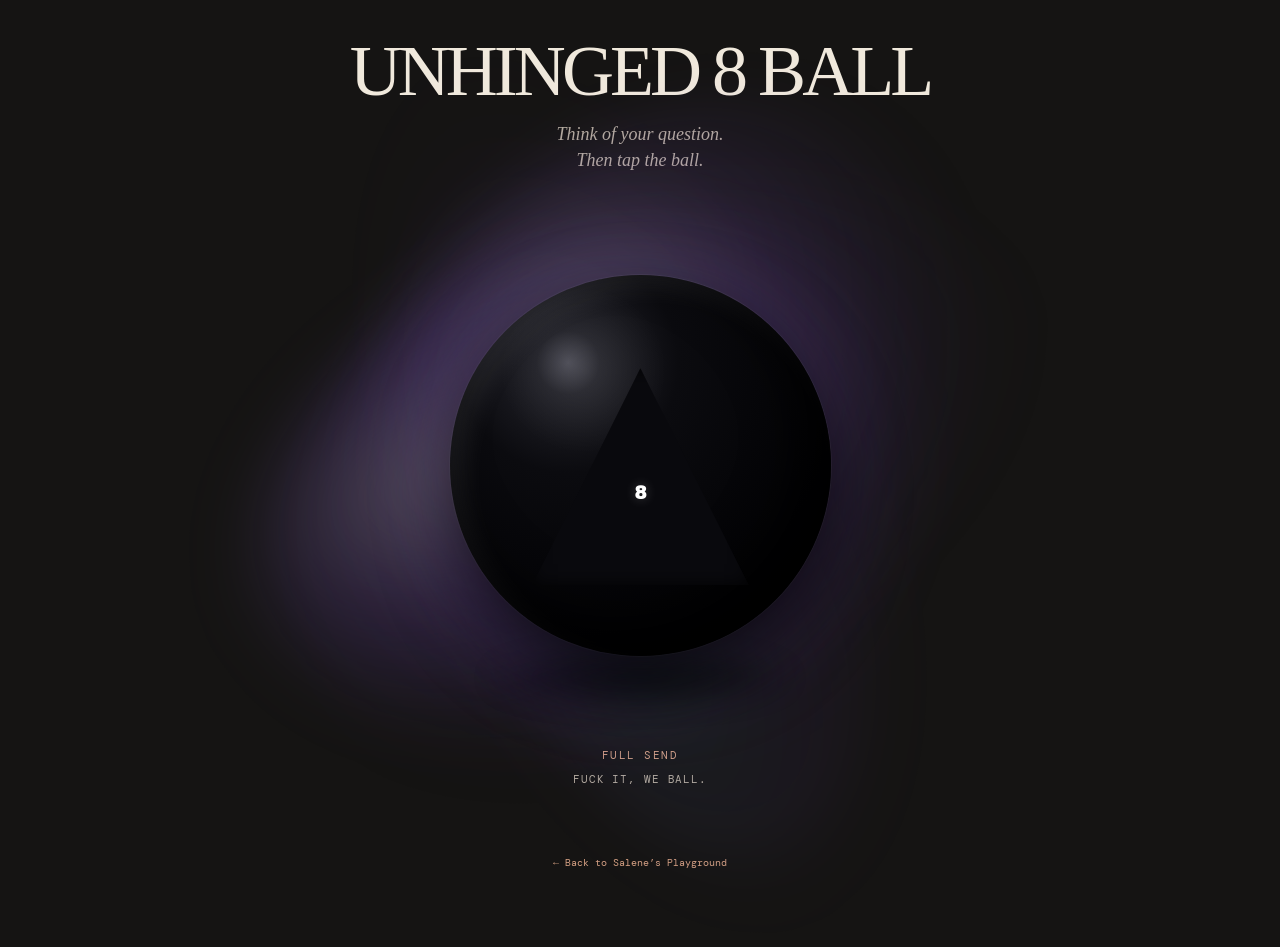
<file: index.html>
<!DOCTYPE html>
<html lang="en">
<head>
<meta charset="UTF-8">
<meta name="viewport" content="width=device-width, initial-scale=1.0">
<title>Unhinged 8 Ball | Think It. Tap It. Ball.</title>
<meta name="description" content="Think of your question. Tap the Unhinged 8 Ball. Accept your fate.">
<style>
  @import url('https://fonts.googleapis.com/css2?family=DM+Mono&display=swap');
  * { box-sizing: border-box; }

  :root {
    --bg: #08080c;
    --panel: #111118;
    --text: #f7f7fb;
    --muted: #9a9aa8;
    --accent: #9b7cff;
    --accent2: #d6c9ff;
  }

  html, body {
    margin: 0;
    min-height: 100%;
    background:
      radial-gradient(circle at 50% 18%, rgba(112, 75, 190, .18), transparent 30%),
      radial-gradient(circle at 50% 80%, rgba(54, 38, 105, .10), transparent 35%),
      var(--bg);
    color: var(--text);
    font-family: Inter, ui-sans-serif, system-ui, -apple-system, BlinkMacSystemFont, "Segoe UI", sans-serif;
  }

  body {
    min-height: 100vh;
    display: flex;
    justify-content: center;
    overflow-x: hidden;
  }

  .app {
    width: min(920px, 100%);
    min-height: 100vh;
    padding: 34px 20px 48px;
    display: flex;
    flex-direction: column;
    align-items: center;
  }

  header {
    text-align: center;
    margin-bottom: 8px;
  }

  .eyebrow {
    color: var(--accent2);
    font-size: 11px;
    font-weight: 800;
    letter-spacing: .22em;
    text-transform: uppercase;
    margin-bottom: 8px;
  }

  h1 {
    margin: 0;
    font-size: clamp(38px, 8vw, 72px);
    line-height: .95;
    letter-spacing: -.055em;
    font-weight: 900;
  }

  .tagline {
    margin: 12px 0 0;
    color: var(--muted);
    font-size: clamp(15px, 2.8vw, 20px);
  }

  .ball-stage {
    position: relative;
    width: min(520px, 88vw);
    aspect-ratio: 1;
    display: grid;
    place-items: center;
    margin: 4px auto 10px;
    cursor: pointer;
    user-select: none;
    -webkit-tap-highlight-color: transparent;
    overflow: visible;
    isolation: isolate;
  }

  .ball-glow {
    position: absolute;
    width: 78%;
    height: 78%;
    border-radius: 50%;
    background: rgba(123, 82, 211, .16);
    filter: blur(50px);
    transition: opacity .35s, transform .35s;
  }

  .ball-glow.pulse {
    animation: glowPulse 1.15s ease both;
  }

  @keyframes glowPulse {
    0% { opacity: .45; transform: scale(.92); }
    45% { opacity: 1; transform: scale(1.12); }
    100% { opacity: .45; transform: scale(1); }
  }

  .ball {
    position: relative;
    z-index: 10;
    width: 76%;
    aspect-ratio: 1;
    border-radius: 50%;
    background:
      radial-gradient(circle at 31% 23%, #45454f 0%, #202027 8%, #0b0b0f 28%, #020204 70%, #000 100%);
    box-shadow:
      inset -25px -28px 55px rgba(0,0,0,.9),
      inset 13px 12px 25px rgba(255,255,255,.08),
      0 28px 70px rgba(0,0,0,.75),
      0 0 0 1px rgba(255,255,255,.06);
    transition: transform .25s ease, filter .25s ease;
    will-change: transform;
  }

  .ball::before {
    content: "";
    position: absolute;
    left: 0;
    top: 0;
    width: 100%;
    height: 100%;
    border-radius: 50%;
    background: radial-gradient(circle at 35% 25%, rgba(255,255,255,.08), transparent 22%);
    pointer-events: none;
  }

  .ball-stage::after {
    z-index: 0;
    content: "";
    position: absolute;
    left: 50%;
    bottom: 7%;
    width: 54%;
    height: 10%;
    transform: translateX(-50%);
    border-radius: 50%;
    background: radial-gradient(ellipse, rgba(0,0,0,.88) 0%, rgba(0,0,0,.5) 48%, transparent 76%);
    filter: blur(13px);
    opacity: .82;
    pointer-events: none;
    z-index: 0;
    transform-origin: center;
  }

  .ball-stage.active::after {
    animation: shadowDance 1.35s cubic-bezier(.36,.07,.19,.97) both;
  }

  @keyframes shadowDance {
    0% { width: 54%; opacity: .82; transform: translateX(-50%) scaleX(1) scaleY(1); }
    14% { width: 38%; opacity: .55; transform: translateX(-115%) scaleX(.65) scaleY(.65) rotate(-8deg); }
    28% { width: 74%; opacity: .96; transform: translateX(15%) scaleX(1.22) scaleY(1.2) rotate(10deg); }
    42% { width: 28%; opacity: .45; transform: translateX(-135%) scaleX(.48) scaleY(.52) rotate(-13deg); }
    56% { width: 80%; opacity: 1; transform: translateX(18%) scaleX(1.3) scaleY(1.28) rotate(14deg); }
    70% { width: 34%; opacity: .52; transform: translateX(-105%) scaleX(.62) scaleY(.65) rotate(-8deg); }
    84% { width: 64%; opacity: .9; transform: translateX(2%) scaleX(1.08) scaleY(1.1) rotate(6deg); }
    94% { width: 52%; opacity: .76; transform: translateX(-45%) scaleX(.96) scaleY(.98) rotate(-2deg); }
    100% { width: 54%; opacity: .82; transform: translateX(-50%) scaleX(1) scaleY(1) rotate(0); }
  }

  .window {
    position: absolute;
    left: 50%;
    top: 53%;
    transform: translate(-50%, -50%);
    width: 57%;
    aspect-ratio: 1;
    background: transparent;
    display: grid;
    place-items: center;
    padding: 0;
    overflow: visible;
    z-index: 2;
  }

  .window::before {
    content: "";
    position: absolute;
    inset: 0;
    background: #09090d;
    clip-path: polygon(50% 0%, 100% 100%, 0% 100%);
    box-shadow: inset 0 0 18px rgba(0,0,0,.9);
    z-index: 0;
    pointer-events: none;
  }

  .answer {
    position: absolute;
    top: 44%;
    left: 24%;
    width: 52%;
    height: 28%;
    display: flex;
    align-items: center;
    justify-content: center;
    text-align: center;
    color: #fff;
    font-size: 18px;
    line-height: 1.03;
    font-weight: 950;
    letter-spacing: -.025em;
    text-transform: uppercase;
    overflow: visible;
    overflow-wrap: anywhere;
    word-break: break-word;
    hyphens: none;
    text-shadow: 0 0 12px rgba(255,255,255,.22);
    z-index: 20;
    padding: 2px;
  }

  .answer.reveal {
    animation: reveal .45s ease both;
  }

  @keyframes reveal {
    0% { opacity: 0; transform: translateY(7px); filter: blur(4px); }
    55% { opacity: .85; transform: translateY(-1px); filter: blur(0); }
    100% { opacity: 1; transform: translateY(0); filter: blur(0); }
  }

  .ball.shaking {
    animation: violentShake 1.35s cubic-bezier(.36,.07,.19,.97) both;
  }

  @keyframes violentShake {
    0%   { transform: translate3d(0,0,0) rotateZ(0deg) rotateX(0deg) rotateY(0deg) scale(1); }
    7%   { transform: translate3d(-24px,-10px,0) rotateZ(-8deg) rotateX(5deg) rotateY(-5deg) scale(1.02); }
    14%  { transform: translate3d(32px,8px,0) rotateZ(10deg) rotateX(-6deg) rotateY(7deg) scale(1.04); }
    21%  { transform: translate3d(-48px,18px,0) rotateZ(-14deg) rotateX(8deg) rotateY(-10deg) scale(1.06); }
    28%  { transform: translate3d(54px,-15px,0) rotateZ(17deg) rotateX(-9deg) rotateY(12deg) scale(1.08); }
    35%  { transform: translate3d(-62px,13px,0) rotateZ(-20deg) rotateX(11deg) rotateY(-14deg) scale(1.1); }
    42%  { transform: translate3d(68px,-18px,0) rotateZ(23deg) rotateX(-12deg) rotateY(16deg) scale(1.11); }
    49%  { transform: translate3d(-70px,20px,0) rotateZ(-25deg) rotateX(13deg) rotateY(-18deg) scale(1.12); }
    56%  { transform: translate3d(72px,-18px,0) rotateZ(27deg) rotateX(-14deg) rotateY(19deg) scale(1.12); }
    63%  { transform: translate3d(-65px,15px,0) rotateZ(-24deg) rotateX(12deg) rotateY(-17deg) scale(1.1); }
    70%  { transform: translate3d(56px,-12px,0) rotateZ(21deg) rotateX(-10deg) rotateY(15deg) scale(1.08); }
    77%  { transform: translate3d(-43px,9px,0) rotateZ(-17deg) rotateX(8deg) rotateY(-12deg) scale(1.06); }
    84%  { transform: translate3d(30px,-6px,0) rotateZ(12deg) rotateX(-6deg) rotateY(8deg) scale(1.04); }
    90%  { transform: translate3d(-18px,4px,0) rotateZ(-7deg) rotateX(4deg) rotateY(-5deg) scale(1.02); }
    96%  { transform: translate3d(7px,-1px,0) rotateZ(3deg) rotateX(-1deg) rotateY(2deg) scale(1.01); }
    100% { transform: translate3d(0,0,0) rotateZ(0deg) rotateX(0deg) rotateY(0deg) scale(1); }
  }

  .ball-stage:hover .ball:not(.shaking) {
    transform: translateY(-5px) scale(1.01);
  }

  .instructions {
    color: #777784;
    font-size: 12px;
    margin-top: -4px;
    margin-bottom: 24px;
  }

  .panel {
    width: min(680px, 100%);
    background: rgba(17,17,24,.78);
    border: 1px solid rgba(255,255,255,.08);
    border-radius: 24px;
    padding: 18px;
    backdrop-filter: blur(18px);
    box-shadow: 0 20px 60px rgba(0,0,0,.25);
  }

  label {
    display: block;
    color: #aaaab7;
    font-size: 12px;
    font-weight: 800;
    letter-spacing: .08em;
    text-transform: uppercase;
    margin: 0 0 8px 4px;
  }

  textarea {
    width: 100%;
    min-height: 76px;
    resize: vertical;
    border: 1px solid rgba(255,255,255,.1);
    border-radius: 16px;
    outline: none;
    background: #0a0a0f;
    color: white;
    padding: 16px;
    font: inherit;
    font-size: 16px;
    line-height: 1.4;
    transition: border-color .2s, box-shadow .2s;
  }

  textarea::placeholder { color: #5f5f6b; }

  textarea:focus {
    border-color: rgba(155,124,255,.7);
    box-shadow: 0 0 0 4px rgba(155,124,255,.1);
  }

  .buttons {
    display: grid;
    grid-template-columns: 1fr 1fr;
    gap: 10px;
    margin-top: 10px;
  }

  button {
    border: 0;
    border-radius: 14px;
    padding: 15px 16px;
    font: inherit;
    font-weight: 900;
    cursor: pointer;
    transition: transform .15s ease, filter .15s ease, background .15s ease;
  }

  button:active { transform: scale(.97); }

  .shake-btn {
    color: #09090c;
    background: linear-gradient(135deg, #e4dcff, #9677ff);
  }

  .shake-btn:hover { filter: brightness(1.08); }

  .again-btn {
    color: #e8e8ef;
    background: #24242d;
  }

  .again-btn:hover { background: #2c2c37; }

  .status {
    min-height: 20px;
    margin-top: 12px;
    text-align: center;
    color: #777784;
    font-size: 12px;
    font-weight: 700;
  }

  .history {
    width: min(680px, 100%);
    margin-top: 18px;
  }

  .history-title {
    color: #686875;
    font-size: 10px;
    letter-spacing: .16em;
    text-transform: uppercase;
    font-weight: 900;
    margin: 0 0 8px 4px;
  }

  .history-list {
    display: flex;
    flex-direction: column;
    gap: 7px;
  }

  .history-item {
    border: 1px solid rgba(255,255,255,.05);
    background: rgba(255,255,255,.025);
    border-radius: 12px;
    padding: 10px 12px;
  }

  .history-q {
    color: #8b8b97;
    font-size: 12px;
  }

  .history-a {
    margin-top: 3px;
    color: #e8e8ef;
    font-size: 13px;
    font-weight: 800;
  }

  .footer {
    margin-top: auto;
    padding-top: 38px;
    color: #4d4d58;
    font-size: 11px;
    text-align: center;
  }

  .salene-home-link { display: inline-block; margin-top: 12px; padding: 8px 11px; border: 2px solid #293c3b; border-radius: 999px; background: #fffdf7; color: #293c3b; box-shadow: 2px 2px 0 #293c3b; font: 10px "DM Mono", monospace; text-decoration: none; }
  .salene-home-link:hover, .salene-home-link:focus-visible { background: #ffe477; text-decoration: none; outline: 2px solid #293c3b; outline-offset: 2px; }

  @media (max-width: 560px) {
    .answer {
      top: 43%;
      left: 22%;
      width: 56%;
      height: 29%;
      font-size: 14px;
    }
  }

  @media (prefers-reduced-motion: reduce) {
    *, *::before, *::after {
      animation-duration: .01ms !important;
      animation-iteration-count: 1 !important;
      transition-duration: .01ms !important;
    }
  }

  .fog {
    position: absolute;
    left: 50%;
    top: 50%;
    width: 124%;
    height: 124%;
    margin: 0;
    border-radius: 50%;
    pointer-events: none;
    opacity: .22;
    filter: blur(25px);
    background: radial-gradient(ellipse at center, rgba(183,158,255,.5) 0%, rgba(120,90,190,.2) 34%, transparent 68%);
    mix-blend-mode: screen;
    transform-origin: 50% 50%;
    z-index: 1;
  }

  .fog-a {
    transform: translate(-50%, -50%) rotate(-20deg) scale(1.12, .72);
    animation: fogSwirlA 9s ease-in-out infinite;
  }

  .fog-b {
    transform: translate(-50%, -50%) rotate(35deg) scale(.82, 1.12);
    opacity: .16;
    animation: fogSwirlB 11s ease-in-out infinite reverse;
  }

  .fog-c {
    transform: translate(-50%, -50%) rotate(70deg) scale(1.18, .62);
    opacity: .12;
    animation: fogSwirlC 13s ease-in-out infinite;
  }

  @keyframes fogSwirlA {
    0%, 100% {
      transform: translate(-50%, -50%) rotate(-20deg) scale(1.12, .72);
    }
    50% {
      transform: translate(-50%, -50%) rotate(20deg) scale(1.22, .82);
    }
  }

  @keyframes fogSwirlB {
    0%, 100% {
      transform: translate(-50%, -50%) rotate(35deg) scale(.82, 1.12);
    }
    50% {
      transform: translate(-50%, -50%) rotate(-35deg) scale(.92, 1.22);
    }
  }

  @keyframes fogSwirlC {
    0%, 100% {
      transform: translate(-50%, -50%) rotate(-25deg) scale(1.18, .62);
    }
    50% {
      transform: translate(-50%, -50%) rotate(25deg) scale(1.28, .7);
    }
  }

  .ball-stage.active .fog {
    opacity: .9;
    filter: blur(14px);
    transform-origin: 50% 50%;
    z-index: 0;
  }

  .ball-stage {
    outline: none;
  }

  .tap-prompt {
    margin-top: -7px;
    color: #d6c9ff;
    font-size: 13px;
    font-weight: 900;
    letter-spacing: .18em;
    text-align: center;
    text-transform: uppercase;
    transition: opacity .25s, transform .25s;
  }

  .status {
    min-height: 20px;
    margin-top: 10px;
    color: #696976;
    font-size: 11px;
    font-weight: 800;
    letter-spacing: .08em;
    text-align: center;
    text-transform: uppercase;
  }

  .footer {
    margin-top: auto;
    padding-top: 36px;
    color: #454550;
    font-size: 10px;
    text-align: center;
  }

  .ball-stage.impact {
    animation: stageImpact .22s ease-in-out 3;
  }

  @keyframes stageImpact {
    0%, 100% { transform: translateX(0); }
    25% { transform: translateX(-4px); }
    75% { transform: translateX(4px); }
  }


  .shadow-surge {
    z-index: 0;
    position: absolute;
    left: 50%;
    bottom: 8%;
    width: 28%;
    height: 5%;
    border-radius: 50%;
    background: rgba(0,0,0,.62);
    filter: blur(9px);
    opacity: 0;
    pointer-events: none;
    z-index: 0;
  }

  .ball-stage.active .shadow-surge {
    opacity: .8;
    animation: surgeShadow 1.35s ease both;
  }

  @keyframes surgeShadow {
    0%, 100% { transform: translateX(-50%) scale(1); }
    8% { transform: translateX(-180%) scale(.65); }
    16% { transform: translateX(90%) scale(1.35); }
    24% { transform: translateX(-210%) scale(.5); }
    32% { transform: translateX(110%) scale(1.5); }
    40% { transform: translateX(-190%) scale(.48); }
    48% { transform: translateX(120%) scale(1.55); }
    56% { transform: translateX(-170%) scale(.58); }
    64% { transform: translateX(90%) scale(1.35); }
    74% { transform: translateX(-105%) scale(.75); }
    84% { transform: translateX(60%) scale(1.18); }
    94% { transform: translateX(-20%) scale(.95); }
  }


  .energy-ring {
    position: absolute;
    z-index: 2;
    left: 50%;
    top: 50%;
    width: 86%;
    aspect-ratio: 1;
    border: 2px solid rgba(190,165,255,.45);
    border-radius: 50%;
    transform: translate(-50%,-50%) scale(.8);
    opacity: 0;
    pointer-events: none;
  }

  .ring-one { border-style: solid; }
  .ring-two { width: 104%; border: 2px dashed rgba(215,195,255,.38); }

  .ball-stage.active .ring-one {
    animation: energyRing 1.35s ease-out both;
  }

  .ball-stage.active .ring-two {
    animation: energyRing 1.35s .08s ease-out both, ringSpin 1.35s linear both;
  }

  @keyframes energyRing {
    0% { opacity: 0; transform: translate(-50%,-50%) scale(.65); }
    18% { opacity: .65; }
    70% { opacity: .22; }
    100% { opacity: 0; transform: translate(-50%,-50%) scale(1.35); }
  }

  @keyframes ringSpin {
    from { rotate: 0deg; }
    to { rotate: 220deg; }
  }

  .spark-field {
    position: absolute;
    z-index: 4;
    inset: 8%;
    pointer-events: none;
    z-index: 4;
  }

  .spark-field i {
    position: absolute;
    width: 7px;
    height: 7px;
    border-radius: 50%;
    background: rgba(225,214,255,.9);
    box-shadow: 0 0 10px rgba(185,155,255,.8);
    opacity: 0;
  }

  .spark-field i:nth-child(1) { --sx: -35px; --sy: -10px; left: 12%; top: 42%; }
  .spark-field i:nth-child(2) { --sx: -24px; --sy: -32px; left: 22%; top: 19%; }
  .spark-field i:nth-child(3) { --sx: -4px; --sy: -42px; left: 39%; top: 8%; }
  .spark-field i:nth-child(4) { --sx: 28px; --sy: -30px; left: 68%; top: 14%; }
  .spark-field i:nth-child(5) { --sx: 40px; --sy: -8px; left: 84%; top: 34%; }
  .spark-field i:nth-child(6) { --sx: 42px; --sy: 18px; left: 89%; top: 61%; }
  .spark-field i:nth-child(7) { --sx: 28px; --sy: 34px; left: 72%; top: 83%; }
  .spark-field i:nth-child(8) { --sx: 5px; --sy: 42px; left: 51%; top: 91%; }
  .spark-field i:nth-child(9) { --sx: -28px; --sy: 34px; left: 27%; top: 82%; }
  .spark-field i:nth-child(10) { --sx: -42px; --sy: 16px; left: 10%; top: 66%; }
  .spark-field i:nth-child(11) { --sx: -28px; --sy: -8px; left: 31%; top: 35%; }
  .spark-field i:nth-child(12) { --sx: 31px; --sy: 7px; left: 73%; top: 48%; }

  .ball-stage.active .spark-field i {
    animation: sparks 1.15s ease-out both;
  }

  .ball-stage.active .spark-field i:nth-child(2n) { animation-delay: .08s; }
  .ball-stage.active .spark-field i:nth-child(3n) { animation-delay: .16s; }
  .ball-stage.active .spark-field i:nth-child(5n) { animation-delay: .24s; }

  @keyframes sparks {
    0% { opacity: 0; transform: scale(.2) translate(0,0); }
    18% { opacity: 1; }
    100% { opacity: 0; transform: scale(1.8) translate(var(--sx, 0), var(--sy, -18px)); }
  }


  .ball-stage.flash::before {
    content: "";
    position: absolute;
    inset: 15%;
    border-radius: 50%;
    background: rgba(220,205,255,.22);
    filter: blur(30px);
    opacity: 0;
    pointer-events: none;
    z-index: 6;
  }

  .ball-stage.active.flash::before {
    animation: oracleFlash .12s ease-out both;
  }

  @keyframes oracleFlash {
    0% { opacity: 0; transform: scale(.7); }
    40% { opacity: .75; transform: scale(1.1); }
    100% { opacity: 0; transform: scale(1.3); }
  }

  .ball-stage.active .ball-glow {
    animation: glowPulse 1.35s ease-in-out both, glowFlicker 1.35s linear both;
  }

  @keyframes glowFlicker {
    0%, 100% { filter: blur(50px); }
    18% { filter: blur(32px); }
    24% { filter: blur(58px); }
    42% { filter: blur(28px); }
    58% { filter: blur(55px); }
    76% { filter: blur(34px); }
  }


  @media (min-width: 561px) {
    .ball-stage {
      width: min(560px, 76vw);
    }

    .ball {
      width: 68%;
    }

    .ball-stage.active .fog {
      opacity: .9;
    }

    .ball-stage.active .energy-ring {
      animation-duration: 1.35s;
    }

    .ball-stage.active .spark-field i {
      animation-duration: 1.35s;
    }
  }

  @media (max-width: 560px) {
    .answer {
      top: 44%;
      left: 18%;
      width: 64%;
      height: 29%;
      font-size: clamp(10px, 3vw, 15px);
    }

    .answer.long {
      font-size: clamp(7.5px, 2.7vw, 11px);
    }

    .answer.very-long {
      font-size: clamp(5.8px, 2.1vw, 8.5px);
    }
  }

  @import url('https://fonts.googleapis.com/css2?family=DM+Mono&family=Fraunces:opsz,wght@9..144,700&display=swap');
  h1 { font-family: Fraunces, Georgia, serif; letter-spacing: -.07em; }
  .eyebrow, .tagline, .tap-prompt, .status, .footer { font-family: "DM Mono", monospace; }
  .fog{opacity:.34;filter:blur(32px);background:radial-gradient(ellipse at 30% 40%,rgba(238,221,255,.7) 0%,rgba(158,104,255,.38) 28%,rgba(73,38,133,.18) 54%,transparent 72%);}
  .fog-b{opacity:.24;mix-blend-mode:color-dodge}.fog-c{opacity:.2;background:radial-gradient(ellipse at 70% 62%,rgba(111,235,255,.28),rgba(132,69,231,.26) 36%,transparent 70%)}
  .ball-stage.active .fog{opacity:1;filter:blur(19px)}

  /* A night edition: paper typography around the original oracle. */
  :root { --bg: #151413; --text: #f0e9dc; --muted: #b3aa9c; --accent2: #d5a083; }
  html, body { background: var(--bg); }
  .app { overflow-x: clip; }
  h1 { font-family: Georgia, serif; font-weight: 400; letter-spacing: -.055em; line-height: 1.04; }
  .eyebrow { margin-top: 14px; font-size: 10px; font-weight: 400; letter-spacing: .14em; }
  .tagline { font-family: Georgia, serif; font-style: italic; font-size: 18px; line-height: 1.45; }
  .tap-prompt { color: #d5a083; font-weight: 400; font-size: 11px; letter-spacing: .14em; }
  .status, .footer { color: #b3aa9c; font-weight: 400; }
  .salene-home-link { min-height: 44px; display: inline-flex; align-items: center; background: none; color: #d5a083; border: 0; border-radius: 0; box-shadow: none; padding: 8px 0; }
  .salene-home-link:hover, .salene-home-link:focus-visible { background: none; color: #f0e9dc; text-decoration: underline; outline-color: #d5a083; }
  .ball-stage:focus-visible { outline: 1px solid #d5a083; outline-offset: -16px; }
</style>
</head>
<body>
<main class="app">
  <header>
    <h1>UNHINGED 8 BALL</h1>
    <p class="tagline">Think of your question.<br>Then tap the ball.</p>
  </header>

  <section class="ball-stage" id="ballStage" role="button" tabindex="0" aria-label="Tap the 8 Ball">
    <div class="fog fog-a"></div>
    <div class="fog fog-b"></div>
    <div class="fog fog-c"></div>
    <div class="ball-glow"></div>
    <div class="energy-ring ring-one"></div>
    <div class="energy-ring ring-two"></div>
    <div class="spark-field" aria-hidden="true">
      <i></i><i></i><i></i><i></i><i></i><i></i><i></i><i></i><i></i><i></i><i></i><i></i>
    </div>
    <div class="shadow-surge"></div>

    <div class="ball" id="ball">
      <div class="window">
        <div class="answer" id="answer">8</div>
      </div>
    </div>
  </section>

  <div class="tap-prompt" id="tapPrompt">FULL SEND</div>
  <div class="status" id="status">FUCK IT, WE BALL.</div>
  <footer class="footer"><a class="salene-home-link" href="https://saleney.github.io/">← Back to Salene’s Playground</a></footer>

</main>

<script>
const answers = [
  "GIRL. STAND UP.",
  "BE FUCKING SERIOUS.",
  "YOU KNOW DAMN WELL.",
  "I'M NOT ENABLING THIS.",
  "ABSOLUTELY NOT. GO TO BED.",
  "DELETE THE NUMBER.",
  "BLOCKED IN THE SPIRITUAL REALM.",
  "THAT'S BETWEEN YOU AND GOD.",
  "ASK YOUR THERAPIST.",
  "I'M AN ORACLE, NOT A MIRACLE WORKER.",
  "WE'VE DISCUSSED THIS.",
  "YOU'RE EMBARRASSING BOTH OF US.",
  "PUT THE PHONE DOWN.",
  "LOG OFF.",
  "CLOSE THE APP.",
  "NO ❤️",
  "I HAVE CONCERNS.",
  "THIS IS WHY I HAVE TRUST ISSUES.",
  "YOU'RE ABOUT TO LEARN THE HARD WAY.",
  "CHARACTER DEVELOPMENT INCOMING.",
  "THAT SOUNDS LIKE A TERRIBLE IDEA.",
  "I'M GOING TO PRETEND YOU DIDN'T ASK THAT.",
  "RESPECTFULLY, WHAT THE FUCK?",
  "YOU'RE BETTER THAN THIS.",
  "BECAUSE APPARENTLY WE HAVE TO LEARN EVERYTHING THE HARD WAY.",
  "I CAN'T KEEP DOING THIS WITH YOU.",
  "YOU'RE ASKING THE WRONG BALL.",
  "THE ANSWER IS IN YOUR NOTES APP.",
  "CHECK YOUR OWN TEXTS.",
  "THIS IS A 2 A.M. DECISION AND IT SHOWS.",
  "SLEEP ON IT.",
  "WAIT 24 HOURS.",
  "NO DECISIONS WHILE EMOTIONAL.",
  "YOU'RE IN YOUR DELUSIONAL ERA.",
  "I SUPPORT THE DELUSION.",
  "HONESTLY? SEND IT.",
  "CHAOS APPROVED.",
  "I DID NOT EXPECT YOU TO ASK THAT.",
  "FASCINATING. TERRIBLE.",
  "I'M NOT SIGNING OFF ON THIS.",
  "YOU'RE GOING TO DO IT ANYWAY, AREN'T YOU?",
  "FINE. FUCK IT.",
  "MAY GOD BE WITH YOU.",
  "GIRL WHAT.",
  "I'M TIRED.",
  "YOU CANNOT KEEP BRINGING ME THIS.",
  "YOU NEED TO SIT DOWN.",
  "THE BALL HAS CONCERNS.",
  "I HAVE QUESTIONS TOO.",
  "WE BOTH KNOW THE ANSWER.",
  "YOU DID NOT COME HERE FOR THE TRUTH.",
  "YOU CAME HERE FOR VALIDATION.",
  "AND I'M NOT GIVING IT TO YOU.",
  "THE 8 BALL HAS LEFT THE CHAT.",
  "THIS IS ABOVE MY PAY GRADE.",
  "I WOULD NOT TELL MY WORST ENEMY TO DO THIS.",
  "ABSOLUTELY NOT, NEXT.",
  "YOU'RE FREE TO IGNORE ME. YOU WON'T.",
  "DO IT. I WANT TO SEE WHAT HAPPENS.",
  "FUCK AROUND AND FIND OUT.",
  "CONGRATULATIONS, YOU'VE CREATED A PROBLEM.",
  "I'M SCREAMING.",
  "OH, THIS IS GOING TO BE BAD.",
  "NOT THE MOVE.",
  "WHAT COULD POSSIBLY GO WRONG?",
  "LIFE IS SHORT. MAKE QUESTIONABLE CHOICES.",
  "YOLO, BUT WITH CONSEQUENCES.",
  "I DIDN'T SAY IT WAS A GOOD IDEA. I SAID DO IT.",
  "NO THOUGHTS. JUST VIBES.",
  "THIS WILL EITHER BE ICONIC OR A TERRIBLE MISTAKE.",
  "FUCK IT, WE BALL.",
  "WE BALL.",
  "SEND IT.",
  "YOU'VE BEEN WAITING FOR PERMISSION. HERE IT IS.",
  "I'M NOT YOUR MOM.",
  "YOU'RE MAKING THIS MY PROBLEM NOW.",
  "ABSOLUTELY UNHINGED. APPROVED.",
  "I CANNOT IN GOOD CONSCIENCE RECOMMEND THIS. WHICH MEANS... PROBABLY.",
  "I'M NOT SAYING YES. I'M ALSO NOT SAYING NO. GOOD LUCK.",
  "THE VIBES ARE QUESTIONABLE.",
  "THE VIBES ARE IMMACULATE. PROCEED.",
  "THIS IS A TERRIBLE IDEA. I LOVE IT.",
  "YOU'RE GOING TO HAVE A STORY TO TELL.",
  "NOTHING GOOD HAPPENS AFTER MIDNIGHT.",
  "YOU ALREADY KNOW WHAT YOU SHOULD DO.",
  "I SAID WHAT I SAID.",
  "NEXT QUESTION.",
  "I REFUSE TO PARTICIPATE.",
  "WE ARE NOT REVISITING THIS.",
  "THERE IS NO ADULT SUPERVISION HERE.",
  "YOU'RE ON YOUR OWN, SOLDIER.",
  "I BELIEVE IN YOU. UNFORTUNATELY.",
  "EMOTIONALLY? YES. LOGICALLY? ABSOLUTELY NOT.",
  "MY SOURCES SAY: GIRL, NO.",
  "THE ANSWER IS LOUDER THAN YOUR EXCUSES.",
  "I'M GOING TO NEED YOU TO BE NORMAL FOR FIVE MINUTES.",
  "YOU'RE REALLY COMMITTED TO THE BIT.",
  "I RESPECT THE AUDACITY.",
  "HONESTLY? ICONIC.",
  "THIS IS HOW THE PLOT THICKENS.",
  "CHARACTER DEVELOPMENT HAS ENTERED THE CHAT."
];

const rareAnswers = [
  "FUCK IT, WE BALL.",
  "THE BALL HAS CHOSEN CHAOS.",
  "YOU'RE GOING TO DO IT. I'M JUST HERE FOR THE CONSEQUENCES.",
  "I HAVE SEEN THE FUTURE. IT'S MESSY.",
  "I'M CALLING THE COUNCIL.",
  "THE PROPHECY WAS NOT PREPARED FOR THIS.",
  "ERROR: TOO UNHINGED TO ANSWER.",
  "THE BALL IS JUDGING YOU SILENTLY.",
  "I'M PUTTING THIS QUESTION BACK IN THE BOX."
];

const ball = document.getElementById("ball");
const stage = document.getElementById("ballStage");
const answer = document.getElementById("answer");
const glow = document.querySelector(".ball-glow");
const prompt = document.getElementById("tapPrompt");
const status = document.getElementById("status");

let shaking = false;
let lastIndex = -1;
let lastAnswer = null;

function fitAnswer() {
  answer.style.fontSize = "";

  // One shared default size for the entire answer set. Only shrink when the
  // rendered answer cannot fit inside the triangle's safe middle zone.
  const defaultSize = window.innerWidth < 560 ? 14 : 18;
  const minSize = window.innerWidth < 560 ? 8 : 10;
  let size = defaultSize;

  answer.classList.remove("long", "very-long");
  answer.style.fontSize = size + "px";

  const safeWidth = answer.clientWidth - 10;
  const safeHeight = answer.clientHeight - 8;

  while (size > minSize) {
    const range = document.createRange();
    range.selectNodeContents(answer);
    const textRect = range.getBoundingClientRect();

    if (
      textRect.width <= safeWidth &&
      textRect.height <= safeHeight
    ) {
      break;
    }

    size -= 0.5;
    answer.style.fontSize = size + "px";
  }
}

function pickAnswer() {
  const useRare = Math.random() < 0.08;
  const pool = useRare ? rareAnswers : answers;

  let result;
  do {
    result = pool[Math.floor(Math.random() * pool.length)];
  } while (pool.length > 1 && result === lastAnswer);

  lastAnswer = result;
  return result;
}


// ---------- UNHINGED SOUND ENGINE ----------
let audioCtx = null;

function getAudio() {
  if (!audioCtx) {
    audioCtx = new (window.AudioContext || window.webkitAudioContext)();
  }
  if (audioCtx.state === "suspended") audioCtx.resume();
  return audioCtx;
}

function noiseBurst(duration, volume, filterFreq, type = "bandpass") {
  const ctx = getAudio();
  const buffer = ctx.createBuffer(1, Math.floor(ctx.sampleRate * duration), ctx.sampleRate);
  const data = buffer.getChannelData(0);

  for (let i = 0; i < data.length; i++) {
    data[i] = (Math.random() * 2 - 1) * Math.pow(1 - i / data.length, 1.8);
  }

  const source = ctx.createBufferSource();
  const filter = ctx.createBiquadFilter();
  const gain = ctx.createGain();

  filter.type = type;
  filter.frequency.value = filterFreq;
  filter.Q.value = 1.2;
  gain.gain.setValueAtTime(volume, ctx.currentTime);
  gain.gain.exponentialRampToValueAtTime(.001, ctx.currentTime + duration);

  source.buffer = buffer;
  source.connect(filter);
  filter.connect(gain);
  gain.connect(ctx.destination);
  source.start();
}

function thump() {
  const ctx = getAudio();
  const now = ctx.currentTime;

  // Short plastic knock, not a bass hit.
  const osc = ctx.createOscillator();
  const gain = ctx.createGain();
  const filter = ctx.createBiquadFilter();

  osc.type = "triangle";
  osc.frequency.setValueAtTime(210, now);
  osc.frequency.exponentialRampToValueAtTime(105, now + .07);

  filter.type = "bandpass";
  filter.frequency.value = 620;
  filter.Q.value = 3;

  gain.gain.setValueAtTime(.0001, now);
  gain.gain.exponentialRampToValueAtTime(.13, now + .006);
  gain.gain.exponentialRampToValueAtTime(.001, now + .085);

  osc.connect(filter);
  filter.connect(gain);
  gain.connect(ctx.destination);
  osc.start(now);
  osc.stop(now + .09);
}

function shakeSound() {
  const ctx = getAudio();
  const now = ctx.currentTime;

  // Bright, irregular plastic clicks. These should sound like the ball
  // physically rattling, rather than a low electronic buzz.
  for (let i = 0; i < 17; i++) {
    const t = now + i * .062 + Math.random() * .025;
    const osc = ctx.createOscillator();
    const gain = ctx.createGain();
    const filter = ctx.createBiquadFilter();

    osc.type = i % 3 === 0 ? "square" : "triangle";
    const base = 420 + Math.random() * 520;
    osc.frequency.setValueAtTime(base, t);
    osc.frequency.exponentialRampToValueAtTime(base * .55, t + .035);

    filter.type = "bandpass";
    filter.frequency.value = 850 + Math.random() * 900;
    filter.Q.value = 2.5;

    gain.gain.setValueAtTime(.0001, t);
    gain.gain.exponentialRampToValueAtTime(.035 + Math.random() * .035, t + .004);
    gain.gain.exponentialRampToValueAtTime(.0001, t + .045);

    osc.connect(filter);
    filter.connect(gain);
    gain.connect(ctx.destination);
    osc.start(t);
    osc.stop(t + .05);
  }

  // Very light high-passed air underneath the clicks.
  noiseBurst(.9, .018, 1800, "highpass");
}

function whoosh() {
  const ctx = getAudio();
  const now = ctx.currentTime;

  // Airy upward sweep with no sub-bass.
  const osc = ctx.createOscillator();
  const gain = ctx.createGain();
  const filter = ctx.createBiquadFilter();

  osc.type = "sine";
  osc.frequency.setValueAtTime(260, now);
  osc.frequency.exponentialRampToValueAtTime(1050, now + .48);

  filter.type = "highpass";
  filter.frequency.setValueAtTime(350, now);
  filter.frequency.exponentialRampToValueAtTime(900, now + .48);

  gain.gain.setValueAtTime(.0001, now);
  gain.gain.exponentialRampToValueAtTime(.045, now + .12);
  gain.gain.exponentialRampToValueAtTime(.001, now + .55);

  osc.connect(filter);
  filter.connect(gain);
  gain.connect(ctx.destination);
  osc.start(now);
  osc.stop(now + .57);

  noiseBurst(.5, .012, 2200, "highpass");
}

function revealSound() {
  const ctx = getAudio();
  const now = ctx.currentTime;

  // Two soft tones for the "oracle speaks" moment.
  [261.63, 392.00].forEach((freq, i) => {
    const osc = ctx.createOscillator();
    const gain = ctx.createGain();

    osc.type = "sine";
    osc.frequency.value = freq;

    gain.gain.setValueAtTime(.0001, now + i * .055);
    gain.gain.exponentialRampToValueAtTime(.09, now + i * .055 + .025);
    gain.gain.exponentialRampToValueAtTime(.001, now + i * .055 + .55);

    osc.connect(gain);
    gain.connect(ctx.destination);
    osc.start(now + i * .055);
    osc.stop(now + i * .055 + .58);
  });
}


function shake() {
  if (shaking) return;
  shaking = true;

  // Unlock audio from the user's tap and start the physical sequence.
  getAudio();
  thump();
  shakeSound();

  prompt.textContent = "THE BALL IS THINKING...";
  status.textContent = "FUCK IT, WE BALL.";

  setTimeout(() => { status.textContent = "OH, YOU WANT AN ANSWER?"; }, 280);
  setTimeout(() => { status.textContent = "HOLD ON."; }, 620);
  setTimeout(() => { status.textContent = "CHAOS IN PROGRESS."; }, 920);

  answer.classList.remove("reveal", "long", "very-long");
  answer.style.opacity = "0";
  glow.classList.remove("pulse");
  // Reset the fog state so every click gives desktop users a fresh visible gust.
  stage.classList.remove("active");
  void stage.offsetWidth;
  stage.classList.add("active");
  ball.classList.remove("shaking");
  stage.classList.remove("flash");
  void ball.offsetWidth;
  void glow.offsetWidth;
  ball.classList.add("shaking");
  glow.classList.add("pulse");

  setTimeout(() => {
    whoosh();
    stage.classList.add("flash");
    setTimeout(() => stage.classList.remove("flash"), 160);
  }, 260);

  setTimeout(() => {
    stage.classList.add("flash");
    setTimeout(() => stage.classList.remove("flash"), 160);
  }, 650);

  setTimeout(() => {
    stage.classList.add("impact");
    setTimeout(() => stage.classList.remove("impact"), 700);
  }, 220);

  setTimeout(() => {
    const result = pickAnswer();
    answer.textContent = result;
    fitAnswer();
    requestAnimationFrame(() => {
      fitAnswer();
      answer.style.opacity = "1";
      answer.classList.add("reveal");
    });
    prompt.textContent = "FULL SEND AGAIN";
    status.textContent = "";

    setTimeout(() => {
      ball.classList.remove("shaking");
      shaking = false;
    }, 250);
  }, 1350);
}

window.addEventListener("resize", () => {
  if (answer.textContent !== "8") fitAnswer();
});

stage.addEventListener("click", shake);
stage.addEventListener("keydown", (e) => {
  if (e.key === "Enter" || e.key === " ") {
    e.preventDefault();
    shake();
  }
});
</script>
</body>
</html>
</file>
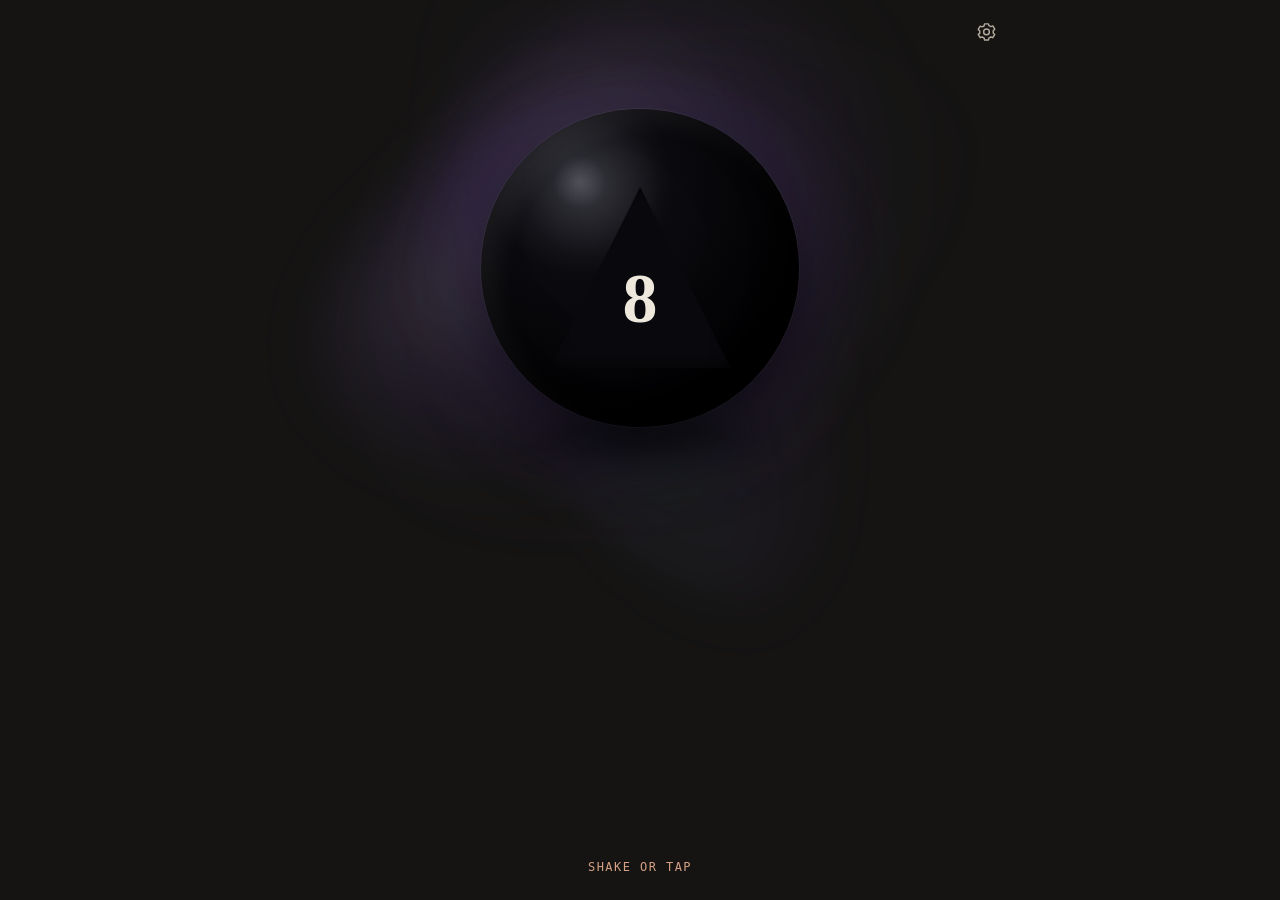
<file: halloween/index.html>
<!DOCTYPE html>
<html lang="en">
<head>
<meta charset="UTF-8">
<meta name="viewport" content="width=device-width, initial-scale=1.0, viewport-fit=cover">
<title>Unhinged 8 Ball | Think It. Tap It. Ball.</title>
<meta name="description" content="Think of your question. Tap the Unhinged 8 Ball. Accept your fate.">
<style>
  * { box-sizing: border-box; }

  :root {
    --bg: #08080c;
    --panel: #111118;
    --text: #f7f7fb;
    --muted: #9a9aa8;
    --accent: #9b7cff;
    --accent2: #d6c9ff;
  }

  html, body {
    margin: 0;
    min-height: 100%;
    background:
      radial-gradient(circle at 50% 18%, rgba(112, 75, 190, .18), transparent 30%),
      radial-gradient(circle at 50% 80%, rgba(54, 38, 105, .10), transparent 35%),
      var(--bg);
    color: var(--text);
    font-family: Inter, ui-sans-serif, system-ui, -apple-system, BlinkMacSystemFont, "Segoe UI", sans-serif;
  }

  body {
    min-height: 100vh;
    display: flex;
    justify-content: center;
    overflow-x: hidden;
  }

  .app {
    width: min(920px, 100%);
    min-height: 100vh;
    padding: 34px 20px 48px;
    display: flex;
    flex-direction: column;
    align-items: center;
  }

  header {
    text-align: center;
    margin-bottom: 8px;
  }

  .eyebrow {
    color: var(--accent2);
    font-size: 11px;
    font-weight: 800;
    letter-spacing: .22em;
    text-transform: uppercase;
    margin-bottom: 8px;
  }

  h1 {
    margin: 0;
    font-size: clamp(38px, 8vw, 72px);
    line-height: .95;
    letter-spacing: -.055em;
    font-weight: 900;
  }

  .tagline {
    margin: 12px 0 0;
    color: var(--muted);
    font-size: clamp(15px, 2.8vw, 20px);
  }

  .ball-stage {
    position: relative;
    width: min(520px, 88vw);
    aspect-ratio: 1;
    display: grid;
    place-items: center;
    margin: 4px auto 10px;
    cursor: pointer;
    user-select: none;
    -webkit-tap-highlight-color: transparent;
    overflow: visible;
    isolation: isolate;
  }

  .ball-glow {
    position: absolute;
    width: 78%;
    height: 78%;
    border-radius: 50%;
    background: rgba(123, 82, 211, .16);
    filter: blur(50px);
    transition: opacity .35s, transform .35s;
  }

  .ball-glow.pulse {
    animation: glowPulse 1.15s ease both;
  }

  @keyframes glowPulse {
    0% { opacity: .45; transform: scale(.92); }
    45% { opacity: 1; transform: scale(1.12); }
    100% { opacity: .45; transform: scale(1); }
  }

  .ball {
    position: relative;
    z-index: 10;
    width: 76%;
    aspect-ratio: 1;
    border-radius: 50%;
    background:
      radial-gradient(circle at 31% 23%, #45454f 0%, #202027 8%, #0b0b0f 28%, #020204 70%, #000 100%);
    box-shadow:
      inset -25px -28px 55px rgba(0,0,0,.9),
      inset 13px 12px 25px rgba(255,255,255,.08),
      0 28px 70px rgba(0,0,0,.75),
      0 0 0 1px rgba(255,255,255,.06);
    transition: transform .25s ease, filter .25s ease;
    will-change: transform;
  }

  .ball::before {
    content: "";
    position: absolute;
    left: 0;
    top: 0;
    width: 100%;
    height: 100%;
    border-radius: 50%;
    background: radial-gradient(circle at 35% 25%, rgba(255,255,255,.08), transparent 22%);
    pointer-events: none;
  }

  .ball-stage::after {
    z-index: 0;
    content: "";
    position: absolute;
    left: 50%;
    bottom: 7%;
    width: 54%;
    height: 10%;
    transform: translateX(-50%);
    border-radius: 50%;
    background: radial-gradient(ellipse, rgba(0,0,0,.88) 0%, rgba(0,0,0,.5) 48%, transparent 76%);
    filter: blur(13px);
    opacity: .82;
    pointer-events: none;
    z-index: 0;
    transform-origin: center;
  }

  .ball-stage.active::after {
    animation: shadowDance 1.35s cubic-bezier(.36,.07,.19,.97) both;
  }

  @keyframes shadowDance {
    0% { width: 54%; opacity: .82; transform: translateX(-50%) scaleX(1) scaleY(1); }
    14% { width: 38%; opacity: .55; transform: translateX(-115%) scaleX(.65) scaleY(.65) rotate(-8deg); }
    28% { width: 74%; opacity: .96; transform: translateX(15%) scaleX(1.22) scaleY(1.2) rotate(10deg); }
    42% { width: 28%; opacity: .45; transform: translateX(-135%) scaleX(.48) scaleY(.52) rotate(-13deg); }
    56% { width: 80%; opacity: 1; transform: translateX(18%) scaleX(1.3) scaleY(1.28) rotate(14deg); }
    70% { width: 34%; opacity: .52; transform: translateX(-105%) scaleX(.62) scaleY(.65) rotate(-8deg); }
    84% { width: 64%; opacity: .9; transform: translateX(2%) scaleX(1.08) scaleY(1.1) rotate(6deg); }
    94% { width: 52%; opacity: .76; transform: translateX(-45%) scaleX(.96) scaleY(.98) rotate(-2deg); }
    100% { width: 54%; opacity: .82; transform: translateX(-50%) scaleX(1) scaleY(1) rotate(0); }
  }

  .window {
    position: absolute;
    left: 50%;
    top: 53%;
    transform: translate(-50%, -50%);
    width: 57%;
    aspect-ratio: 1;
    background: transparent;
    display: grid;
    place-items: center;
    padding: 0;
    overflow: visible;
    z-index: 2;
  }

  .window::before {
    content: "";
    position: absolute;
    inset: 0;
    background: #09090d;
    clip-path: polygon(50% 0%, 100% 100%, 0% 100%);
    box-shadow: inset 0 0 18px rgba(0,0,0,.9);
    z-index: 0;
    pointer-events: none;
  }

  .answer {
    position: absolute;
    top: 44%;
    left: 24%;
    width: 52%;
    height: 28%;
    display: flex;
    align-items: center;
    justify-content: center;
    text-align: center;
    color: #fff;
    font-size: 18px;
    line-height: 1.03;
    font-weight: 950;
    letter-spacing: -.025em;
    text-transform: uppercase;
    overflow: visible;
    overflow-wrap: anywhere;
    word-break: break-word;
    hyphens: none;
    text-shadow: 0 0 12px rgba(255,255,255,.22);
    z-index: 20;
    padding: 2px;
  }

  .answer.reveal {
    animation: reveal .45s ease both;
  }

  @keyframes reveal {
    0% { opacity: 0; transform: translateY(7px); filter: blur(4px); }
    55% { opacity: .85; transform: translateY(-1px); filter: blur(0); }
    100% { opacity: 1; transform: translateY(0); filter: blur(0); }
  }

  .ball.shaking {
    animation: violentShake 1.35s cubic-bezier(.36,.07,.19,.97) both;
  }

  @keyframes violentShake {
    0%   { transform: translate3d(0,0,0) rotateZ(0deg) rotateX(0deg) rotateY(0deg) scale(1); }
    7%   { transform: translate3d(-24px,-10px,0) rotateZ(-8deg) rotateX(5deg) rotateY(-5deg) scale(1.02); }
    14%  { transform: translate3d(32px,8px,0) rotateZ(10deg) rotateX(-6deg) rotateY(7deg) scale(1.04); }
    21%  { transform: translate3d(-48px,18px,0) rotateZ(-14deg) rotateX(8deg) rotateY(-10deg) scale(1.06); }
    28%  { transform: translate3d(54px,-15px,0) rotateZ(17deg) rotateX(-9deg) rotateY(12deg) scale(1.08); }
    35%  { transform: translate3d(-62px,13px,0) rotateZ(-20deg) rotateX(11deg) rotateY(-14deg) scale(1.1); }
    42%  { transform: translate3d(68px,-18px,0) rotateZ(23deg) rotateX(-12deg) rotateY(16deg) scale(1.11); }
    49%  { transform: translate3d(-70px,20px,0) rotateZ(-25deg) rotateX(13deg) rotateY(-18deg) scale(1.12); }
    56%  { transform: translate3d(72px,-18px,0) rotateZ(27deg) rotateX(-14deg) rotateY(19deg) scale(1.12); }
    63%  { transform: translate3d(-65px,15px,0) rotateZ(-24deg) rotateX(12deg) rotateY(-17deg) scale(1.1); }
    70%  { transform: translate3d(56px,-12px,0) rotateZ(21deg) rotateX(-10deg) rotateY(15deg) scale(1.08); }
    77%  { transform: translate3d(-43px,9px,0) rotateZ(-17deg) rotateX(8deg) rotateY(-12deg) scale(1.06); }
    84%  { transform: translate3d(30px,-6px,0) rotateZ(12deg) rotateX(-6deg) rotateY(8deg) scale(1.04); }
    90%  { transform: translate3d(-18px,4px,0) rotateZ(-7deg) rotateX(4deg) rotateY(-5deg) scale(1.02); }
    96%  { transform: translate3d(7px,-1px,0) rotateZ(3deg) rotateX(-1deg) rotateY(2deg) scale(1.01); }
    100% { transform: translate3d(0,0,0) rotateZ(0deg) rotateX(0deg) rotateY(0deg) scale(1); }
  }

  .ball-stage:hover .ball:not(.shaking) {
    transform: translateY(-5px) scale(1.01);
  }

  .instructions {
    color: #777784;
    font-size: 12px;
    margin-top: -4px;
    margin-bottom: 24px;
  }

  .panel {
    width: min(680px, 100%);
    background: rgba(17,17,24,.78);
    border: 1px solid rgba(255,255,255,.08);
    border-radius: 24px;
    padding: 18px;
    backdrop-filter: blur(18px);
    box-shadow: 0 20px 60px rgba(0,0,0,.25);
  }

  label {
    display: block;
    color: #aaaab7;
    font-size: 12px;
    font-weight: 800;
    letter-spacing: .08em;
    text-transform: uppercase;
    margin: 0 0 8px 4px;
  }

  textarea {
    width: 100%;
    min-height: 76px;
    resize: vertical;
    border: 1px solid rgba(255,255,255,.1);
    border-radius: 16px;
    outline: none;
    background: #0a0a0f;
    color: white;
    padding: 16px;
    font: inherit;
    font-size: 16px;
    line-height: 1.4;
    transition: border-color .2s, box-shadow .2s;
  }

  textarea::placeholder { color: #5f5f6b; }

  textarea:focus {
    border-color: rgba(155,124,255,.7);
    box-shadow: 0 0 0 4px rgba(155,124,255,.1);
  }

  .buttons {
    display: grid;
    grid-template-columns: 1fr 1fr;
    gap: 10px;
    margin-top: 10px;
  }

  button {
    border: 0;
    border-radius: 14px;
    padding: 15px 16px;
    font: inherit;
    font-weight: 900;
    cursor: pointer;
    transition: transform .15s ease, filter .15s ease, background .15s ease;
  }

  button:active { transform: scale(.97); }

  .shake-btn {
    color: #09090c;
    background: linear-gradient(135deg, #e4dcff, #9677ff);
  }

  .shake-btn:hover { filter: brightness(1.08); }

  .again-btn {
    color: #e8e8ef;
    background: #24242d;
  }

  .again-btn:hover { background: #2c2c37; }

  .status {
    min-height: 20px;
    margin-top: 12px;
    text-align: center;
    color: #777784;
    font-size: 12px;
    font-weight: 700;
  }

  .history {
    width: min(680px, 100%);
    margin-top: 18px;
  }

  .history-title {
    color: #686875;
    font-size: 10px;
    letter-spacing: .16em;
    text-transform: uppercase;
    font-weight: 900;
    margin: 0 0 8px 4px;
  }

  .history-list {
    display: flex;
    flex-direction: column;
    gap: 7px;
  }

  .history-item {
    border: 1px solid rgba(255,255,255,.05);
    background: rgba(255,255,255,.025);
    border-radius: 12px;
    padding: 10px 12px;
  }

  .history-q {
    color: #8b8b97;
    font-size: 12px;
  }

  .history-a {
    margin-top: 3px;
    color: #e8e8ef;
    font-size: 13px;
    font-weight: 800;
  }

  .footer {
    margin-top: auto;
    padding-top: 38px;
    color: #4d4d58;
    font-size: 11px;
    text-align: center;
  }

  .salene-home-link { display: inline-block; margin-top: 12px; padding: 8px 11px; border: 2px solid #293c3b; border-radius: 999px; background: #fffdf7; color: #293c3b; box-shadow: 2px 2px 0 #293c3b; font: 10px "DM Mono", monospace; text-decoration: none; }
  .salene-home-link:hover, .salene-home-link:focus-visible { background: #ffe477; text-decoration: none; outline: 2px solid #293c3b; outline-offset: 2px; }

  @media (max-width: 560px) {
    .answer {
      top: 43%;
      left: 22%;
      width: 56%;
      height: 29%;
      font-size: 14px;
    }
  }

  @media (prefers-reduced-motion: reduce) {
    *, *::before, *::after {
      animation-duration: .01ms !important;
      animation-iteration-count: 1 !important;
      transition-duration: .01ms !important;
    }
  }

  .fog {
    position: absolute;
    left: 50%;
    top: 50%;
    width: 124%;
    height: 124%;
    margin: 0;
    border-radius: 50%;
    pointer-events: none;
    opacity: .22;
    filter: blur(25px);
    background: radial-gradient(ellipse at center, rgba(183,158,255,.5) 0%, rgba(120,90,190,.2) 34%, transparent 68%);
    mix-blend-mode: screen;
    transform-origin: 50% 50%;
    z-index: 1;
  }

  .fog-a {
    transform: translate(-50%, -50%) rotate(-20deg) scale(1.12, .72);
    animation: fogSwirlA 9s ease-in-out infinite;
  }

  .fog-b {
    transform: translate(-50%, -50%) rotate(35deg) scale(.82, 1.12);
    opacity: .16;
    animation: fogSwirlB 11s ease-in-out infinite reverse;
  }

  .fog-c {
    transform: translate(-50%, -50%) rotate(70deg) scale(1.18, .62);
    opacity: .12;
    animation: fogSwirlC 13s ease-in-out infinite;
  }

  @keyframes fogSwirlA {
    0%, 100% {
      transform: translate(-50%, -50%) rotate(-20deg) scale(1.12, .72);
    }
    50% {
      transform: translate(-50%, -50%) rotate(20deg) scale(1.22, .82);
    }
  }

  @keyframes fogSwirlB {
    0%, 100% {
      transform: translate(-50%, -50%) rotate(35deg) scale(.82, 1.12);
    }
    50% {
      transform: translate(-50%, -50%) rotate(-35deg) scale(.92, 1.22);
    }
  }

  @keyframes fogSwirlC {
    0%, 100% {
      transform: translate(-50%, -50%) rotate(-25deg) scale(1.18, .62);
    }
    50% {
      transform: translate(-50%, -50%) rotate(25deg) scale(1.28, .7);
    }
  }

  .ball-stage.active .fog {
    opacity: .9;
    filter: blur(14px);
    transform-origin: 50% 50%;
    z-index: 0;
  }

  .ball-stage {
    outline: none;
  }

  .tap-prompt {
    margin-top: -7px;
    color: #d6c9ff;
    font-size: 13px;
    font-weight: 900;
    letter-spacing: .18em;
    text-align: center;
    text-transform: uppercase;
    transition: opacity .25s, transform .25s;
  }

  .status {
    min-height: 20px;
    margin-top: 10px;
    color: #696976;
    font-size: 11px;
    font-weight: 800;
    letter-spacing: .08em;
    text-align: center;
    text-transform: uppercase;
  }

  .footer {
    margin-top: auto;
    padding-top: 36px;
    color: #454550;
    font-size: 10px;
    text-align: center;
  }

  .ball-stage.impact {
    animation: stageImpact .22s ease-in-out 3;
  }

  @keyframes stageImpact {
    0%, 100% { transform: translateX(0); }
    25% { transform: translateX(-4px); }
    75% { transform: translateX(4px); }
  }


  .shadow-surge {
    z-index: 0;
    position: absolute;
    left: 50%;
    bottom: 8%;
    width: 28%;
    height: 5%;
    border-radius: 50%;
    background: rgba(0,0,0,.62);
    filter: blur(9px);
    opacity: 0;
    pointer-events: none;
    z-index: 0;
  }

  .ball-stage.active .shadow-surge {
    opacity: .8;
    animation: surgeShadow 1.35s ease both;
  }

  @keyframes surgeShadow {
    0%, 100% { transform: translateX(-50%) scale(1); }
    8% { transform: translateX(-180%) scale(.65); }
    16% { transform: translateX(90%) scale(1.35); }
    24% { transform: translateX(-210%) scale(.5); }
    32% { transform: translateX(110%) scale(1.5); }
    40% { transform: translateX(-190%) scale(.48); }
    48% { transform: translateX(120%) scale(1.55); }
    56% { transform: translateX(-170%) scale(.58); }
    64% { transform: translateX(90%) scale(1.35); }
    74% { transform: translateX(-105%) scale(.75); }
    84% { transform: translateX(60%) scale(1.18); }
    94% { transform: translateX(-20%) scale(.95); }
  }


  .energy-ring {
    position: absolute;
    z-index: 2;
    left: 50%;
    top: 50%;
    width: 86%;
    aspect-ratio: 1;
    border: 2px solid rgba(190,165,255,.45);
    border-radius: 50%;
    transform: translate(-50%,-50%) scale(.8);
    opacity: 0;
    pointer-events: none;
  }

  .ring-one { border-style: solid; }
  .ring-two { width: 104%; border: 2px dashed rgba(215,195,255,.38); }

  .ball-stage.active .ring-one {
    animation: energyRing 1.35s ease-out both;
  }

  .ball-stage.active .ring-two {
    animation: energyRing 1.35s .08s ease-out both, ringSpin 1.35s linear both;
  }

  @keyframes energyRing {
    0% { opacity: 0; transform: translate(-50%,-50%) scale(.65); }
    18% { opacity: .65; }
    70% { opacity: .22; }
    100% { opacity: 0; transform: translate(-50%,-50%) scale(1.35); }
  }

  @keyframes ringSpin {
    from { rotate: 0deg; }
    to { rotate: 220deg; }
  }

  .spark-field {
    position: absolute;
    z-index: 4;
    inset: 8%;
    pointer-events: none;
    z-index: 4;
  }

  .spark-field i {
    position: absolute;
    width: 7px;
    height: 7px;
    border-radius: 50%;
    background: rgba(225,214,255,.9);
    box-shadow: 0 0 10px rgba(185,155,255,.8);
    opacity: 0;
  }

  .spark-field i:nth-child(1) { --sx: -35px; --sy: -10px; left: 12%; top: 42%; }
  .spark-field i:nth-child(2) { --sx: -24px; --sy: -32px; left: 22%; top: 19%; }
  .spark-field i:nth-child(3) { --sx: -4px; --sy: -42px; left: 39%; top: 8%; }
  .spark-field i:nth-child(4) { --sx: 28px; --sy: -30px; left: 68%; top: 14%; }
  .spark-field i:nth-child(5) { --sx: 40px; --sy: -8px; left: 84%; top: 34%; }
  .spark-field i:nth-child(6) { --sx: 42px; --sy: 18px; left: 89%; top: 61%; }
  .spark-field i:nth-child(7) { --sx: 28px; --sy: 34px; left: 72%; top: 83%; }
  .spark-field i:nth-child(8) { --sx: 5px; --sy: 42px; left: 51%; top: 91%; }
  .spark-field i:nth-child(9) { --sx: -28px; --sy: 34px; left: 27%; top: 82%; }
  .spark-field i:nth-child(10) { --sx: -42px; --sy: 16px; left: 10%; top: 66%; }
  .spark-field i:nth-child(11) { --sx: -28px; --sy: -8px; left: 31%; top: 35%; }
  .spark-field i:nth-child(12) { --sx: 31px; --sy: 7px; left: 73%; top: 48%; }

  .ball-stage.active .spark-field i {
    animation: sparks 1.15s ease-out both;
  }

  .ball-stage.active .spark-field i:nth-child(2n) { animation-delay: .08s; }
  .ball-stage.active .spark-field i:nth-child(3n) { animation-delay: .16s; }
  .ball-stage.active .spark-field i:nth-child(5n) { animation-delay: .24s; }

  @keyframes sparks {
    0% { opacity: 0; transform: scale(.2) translate(0,0); }
    18% { opacity: 1; }
    100% { opacity: 0; transform: scale(1.8) translate(var(--sx, 0), var(--sy, -18px)); }
  }


  .ball-stage.flash::before {
    content: "";
    position: absolute;
    inset: 15%;
    border-radius: 50%;
    background: rgba(220,205,255,.22);
    filter: blur(30px);
    opacity: 0;
    pointer-events: none;
    z-index: 6;
  }

  .ball-stage.active.flash::before {
    animation: oracleFlash .12s ease-out both;
  }

  @keyframes oracleFlash {
    0% { opacity: 0; transform: scale(.7); }
    40% { opacity: .75; transform: scale(1.1); }
    100% { opacity: 0; transform: scale(1.3); }
  }

  .ball-stage.active .ball-glow {
    animation: glowPulse 1.35s ease-in-out both, glowFlicker 1.35s linear both;
  }

  @keyframes glowFlicker {
    0%, 100% { filter: blur(50px); }
    18% { filter: blur(32px); }
    24% { filter: blur(58px); }
    42% { filter: blur(28px); }
    58% { filter: blur(55px); }
    76% { filter: blur(34px); }
  }


  @media (min-width: 561px) {
    .ball-stage {
      width: min(560px, 76vw);
    }

    .ball {
      width: 68%;
    }

    .ball-stage.active .fog {
      opacity: .9;
    }

    .ball-stage.active .energy-ring {
      animation-duration: 1.35s;
    }

    .ball-stage.active .spark-field i {
      animation-duration: 1.35s;
    }
  }

  @media (max-width: 560px) {
    .answer {
      top: 44%;
      left: 18%;
      width: 64%;
      height: 29%;
      font-size: clamp(10px, 3vw, 15px);
    }

    .answer.long {
      font-size: clamp(7.5px, 2.7vw, 11px);
    }

    .answer.very-long {
      font-size: clamp(5.8px, 2.1vw, 8.5px);
    }
  }
  h1 { font-family: Fraunces, Georgia, serif; letter-spacing: -.07em; }
  .eyebrow, .tagline, .tap-prompt, .status, .footer { font-family: "DM Mono", monospace; }
  .fog{opacity:.34;filter:blur(32px);background:radial-gradient(ellipse at 30% 40%,rgba(238,221,255,.7) 0%,rgba(158,104,255,.38) 28%,rgba(73,38,133,.18) 54%,transparent 72%);}
  .fog-b{opacity:.24;mix-blend-mode:color-dodge}.fog-c{opacity:.2;background:radial-gradient(ellipse at 70% 62%,rgba(111,235,255,.28),rgba(132,69,231,.26) 36%,transparent 70%)}
  .ball-stage.active .fog{opacity:1;filter:blur(19px)}

  /* A night edition: paper typography around the original oracle. */
  :root { --bg: #151413; --text: #f0e9dc; --muted: #b3aa9c; --accent2: #d5a083; }
  html, body { background: var(--bg); }
  .app { overflow-x: clip; }
  h1 { font-family: Georgia, serif; font-weight: 400; letter-spacing: -.055em; line-height: 1.04; }
  .eyebrow { margin-top: 14px; font-size: 10px; font-weight: 400; letter-spacing: .14em; }
  .tagline { font-family: Georgia, serif; font-style: italic; font-size: 18px; line-height: 1.45; }
  .tap-prompt { color: #d5a083; font-weight: 400; font-size: 11px; letter-spacing: .14em; }
  .status, .footer { color: #b3aa9c; font-weight: 400; }
  .salene-home-link { min-height: 44px; display: inline-flex; align-items: center; background: none; color: #d5a083; border: 0; border-radius: 0; box-shadow: none; padding: 8px 0; }
  .salene-home-link:hover, .salene-home-link:focus-visible { background: none; color: #f0e9dc; text-decoration: underline; outline-color: #d5a083; }
  .ball-stage:focus-visible { outline: 1px solid #d5a083; outline-offset: -16px; }
</style>
<meta http-equiv="Content-Security-Policy" content="default-src 'self'; script-src 'self' 'unsafe-inline'; style-src 'self' 'unsafe-inline'; img-src 'self' data:; connect-src 'self'; media-src 'self' blob:; object-src 'none'; base-uri 'self'; form-action 'none'; worker-src 'self'">
<meta name="theme-color" content="#151413">
<meta name="apple-mobile-web-app-capable" content="yes">
<meta name="apple-mobile-web-app-status-bar-style" content="black-translucent">
<meta name="apple-mobile-web-app-title" content="Unhinged">
<link rel="manifest" href="./manifest.webmanifest">
<link rel="apple-touch-icon" href="./icon-180.png">
<link rel="stylesheet" href="./halloween.css">
</head>
<body>
<main class="app">
  <section class="ball-stage" id="ballStage" role="button" tabindex="0" aria-label="Tap the 8 Ball">
    <div class="fog fog-a"></div>
    <div class="fog fog-b"></div>
    <div class="fog fog-c"></div>
    <div class="ball-glow"></div>
    <div class="energy-ring ring-one"></div>
    <div class="energy-ring ring-two"></div>
    <div class="spark-field" aria-hidden="true">
      <i></i><i></i><i></i><i></i><i></i><i></i><i></i><i></i><i></i><i></i><i></i><i></i>
    </div>
    <div class="shadow-surge"></div>

    <div class="ball" id="ball">
      <div class="window">
        <div class="ball-number" aria-hidden="true">8</div>
      </div>
    </div>
  </section>

  <div class="answer" id="answer" role="status" aria-live="polite"></div>
  <div class="tap-prompt" id="tapPrompt">Shake or tap</div>
  <div class="status" id="status" hidden></div>
  <button class="settings-toggle" id="settingsButton" aria-label="Open settings" aria-haspopup="dialog"><svg aria-hidden="true" width="23" height="23" viewBox="0 0 24 24" fill="none" stroke="currentColor" stroke-width="1.5" stroke-linejoin="round"><path d="m10 3-.6 2.2-2 .9-2-.7-2 3.4 1.6 1.6v2.3L3.4 14l2 3.4 2-.7 2 .9.6 2.2h4l.6-2.2 2-.9 2 .7 2-3.4-1.6-1.6v-2.3l1.6-1.6-2-3.4-2 .7-2-.9L14 3z"/><circle cx="12" cy="11.4" r="3"/></svg></button>
  <dialog id="settingsDialog" aria-labelledby="settingsTitle">
  <div class="settings-heading"><h2 id="settingsTitle">Settings</h2><button id="closeSettings" aria-label="Close settings">×</button></div>
  <div class="controls" aria-label="Party controls">
    <button id="motionButton">Enable shake</button>
    <button id="soundButton" aria-pressed="false">Sound off</button>
    <button id="voiceButton" aria-pressed="false" disabled>Your voice off</button>
    <button id="smokeButton" aria-pressed="true">Smoke on</button>
  </div>
  <div class="audio-tests"><button id="testSound">Test sound</button><button id="testVoice" disabled>Test your voice</button></div>
  <button id="importVoice" class="import-voice">Import my recordings</button>
  <input id="voiceFile" type="file" accept=".json,application/json" hidden>
  <p id="voiceStatus" class="help" role="status">Checking this device for recordings…</p>
  <p id="audioStatus" class="help" role="status">Use the test buttons to check playback and your media volume.</p>
  <p id="motionStatus" class="help" role="status">Tap the ball anytime. Enable shake to use your phone’s motion.</p>
  <p id="offlineStatus" class="help" role="status">Preparing offline copy…</p>
  <details class="setup"><summary>Set up for Halloween</summary>
    <p>Open this HTTPS page in Safari, use Share → Add to Home Screen, then open the new app while online. Wait for “Offline copy ready”. Import your voice pack below, then turn on airplane mode, fully close the app, and reopen it from its icon to test.</p>
    <p>After adding the app to your Home Screen, open it from that icon. In Settings, tap Import my recordings and choose My-8-Ball-Voice.eightball.json from Files. All clips import together and stay on this device.</p>
    <p>Turn Your voice on, test an answer, then test again in airplane mode. Voice mode uses your imported answers. With voice off, all 69 text answers are available.</p>
    <p>Keep the voice pack in Files. Clearing website data or iPhone storage cleanup can remove imported recordings; import the pack again if needed.</p>
    <p>Check the app online before Halloween. iPhone storage cleanup can remove saved website data.</p>
  </details>
  </dialog>

</main>

<script>
const answers = [
  "GIRL. STAND UP.",
  "BE FUCKING SERIOUS.",
  "YOU KNOW DAMN WELL.",
  "I'M NOT ENABLING THIS.",
  "ABSOLUTELY NOT.",
  "THAT'S BETWEEN YOU AND GOD.",
  "ASK YOUR THERAPIST.",
  "I'M AN ORACLE, NOT A MIRACLE WORKER.",
  "NO ❤️",
  "I HAVE CONCERNS.",
  "YOU'RE ABOUT TO LEARN THE HARD WAY.",
  "CHARACTER DEVELOPMENT INCOMING.",
  "THAT SOUNDS LIKE A TERRIBLE IDEA.",
  "I'M GOING TO PRETEND YOU DIDN'T ASK THAT.",
  "RESPECTFULLY, WHAT THE FUCK?",
  "YOU'RE BETTER THAN THIS.",
  "BECAUSE APPARENTLY WE HAVE TO LEARN EVERYTHING THE HARD WAY.",
  "YOU'RE ASKING THE WRONG BALL.",
  "THIS IS A 2 A.M. DECISION AND IT SHOWS.",
  "SLEEP ON IT.",
  "WAIT 24 HOURS.",
  "YOU'RE IN YOUR DELULU ERA.",
  "I SUPPORT THE DELUSION.",
  "HONESTLY? SEND IT.",
  "I'M NOT SIGNING OFF ON THIS.",
  "YOU'RE GOING TO DO IT ANYWAY, AREN'T YOU?",
  "FINE. FUCK IT.",
  "MAY GOD BE WITH YOU.",
  "GIRL WHAT.",
  "I HAVE QUESTIONS TOO.",
  "WE BOTH KNOW THE ANSWER.",
  "I WOULD NOT TELL MY WORST ENEMY TO DO THIS.",
  "ABSOLUTELY NOT, NEXT.",
  "YOU'RE FREE TO IGNORE ME. YOU WON'T.",
  "DO IT. I WANT TO SEE WHAT HAPPENS.",
  "NOT THE MOVE.",
  "WHAT COULD POSSIBLY GO WRONG?",
  "LIFE IS SHORT. MAKE QUESTIONABLE CHOICES.",
  "YOLO",
  "FUCK IT, WE BALL.",
  "SEND IT.",
  "I'M NOT YOUR MOM.",
  "ABSOLUTELY UNHINGED. APPROVED.",
  "I'M NOT SAYING YES. I'M ALSO NOT SAYING NO. GOOD LUCK.",
  "THE VIBES ARE QUESTIONABLE.",
  "THIS IS A TERRIBLE IDEA. I LOVE IT.",
  "YOU'RE GONNA HAVE A STORY TO TELL.",
  "YOU ALREADY KNOW WHAT YOU SHOULD DO.",
  "I REFUSE TO PARTICIPATE.",
  "YOU'RE ON YOUR OWN, SOLDIER.",
  "I BELIEVE IN YOU. UNFORTUNATELY.",
  "EMOTIONALLY? YES. LOGICALLY? ABSOLUTELY NOT.",
  "MY SOURCES SAY: GIRL, NO.",
  "I RESPECT THE AUDACITY.",
  "HONESTLY? ICONIC.",
  "THIS IS HOW THE PLOT THICKENS.",
  "CHARACTER DEVELOPMENT HAS ENTERED THE CHAT.",
  "YOU'RE GONNA DO IT. I'M JUST HERE FOR THE CONSEQUENCES.",
  "I HAVE SEEN THE FUTURE. IT'S MESSY.",
  "ERROR: TOO UNHINGED TO ANSWER.",
  "THE BALL IS JUDGING YOU SILENTLY.",
  "YES. MAKE IT EVERYONE'S PROBLEM",
  "DO IT FOR THE PLOT",
  "A RED FLAG IS STILL A FLAG",
  "WHY DID YOU ASK ME THAT?",
  "WHAT'S WRONG WITH YOU?",
  "DO YOU NEED HELP?",
  "FUCK NO.",
  "DO I KNOW YOU?"
];

const rareAnswers = [];

const ball = document.getElementById("ball");
const stage = document.getElementById("ballStage");
const answer = document.getElementById("answer");
const glow = document.querySelector(".ball-glow");
const prompt = document.getElementById("tapPrompt");
const status = document.getElementById("status");

let shaking = false;
let lastIndex = -1;
let lastAnswer = null;

function fitAnswer() {
  let size = Math.min(44, Math.max(30, window.innerWidth * .085));
  answer.style.fontSize = size + 'px';
  if (!answer.textContent) return;
  const range = document.createRange();
  range.selectNodeContents(answer);
  while (size > 22 && range.getBoundingClientRect().height > answer.clientHeight - 24) {
    size -= .5;
    answer.style.fontSize = size + 'px';
  }
}

function pickAnswer() {
  const useRare = rareAnswers.length > 0 && Math.random() < 0.08;
  const fullPool = useRare ? rareAnswers : answers;
  const pool = voiceEnabled ? fullPool.filter(text => importedAnswers.has(text)) : fullPool;

  let result;
  do {
    result = pool[Math.floor(Math.random() * pool.length)];
  } while (pool.length > 1 && result === lastAnswer);

  lastAnswer = result;
  return result;
}


// ---------- UNHINGED SOUND ENGINE ----------
let audioCtx = null;
let effectsBus = null;

function getAudio() {
  if (!audioCtx) {
    audioCtx = new (window.AudioContext || window.webkitAudioContext)();
  }
  if (audioCtx.state === "suspended") audioCtx.resume();
  return audioCtx;
}

// Louder effects mix with compression to control combined peaks.
function getAudioOutput() {
  if (effectsBus) return effectsBus;
  const ctx = getAudio();
  effectsBus = ctx.createGain();
  effectsBus.gain.value = 4;
  const compressor = ctx.createDynamicsCompressor();
  compressor.threshold.value = -10;
  compressor.knee.value = 8;
  compressor.ratio.value = 12;
  compressor.attack.value = .003;
  compressor.release.value = .12;
  const output = ctx.createGain();
  output.gain.value = .85;
  effectsBus.connect(compressor);
  compressor.connect(output);
  output.connect(ctx.destination);
  return effectsBus;
}

function noiseBurst(duration, volume, filterFreq, type = "bandpass") {
  const ctx = getAudio();
  const buffer = ctx.createBuffer(1, Math.floor(ctx.sampleRate * duration), ctx.sampleRate);
  const data = buffer.getChannelData(0);

  for (let i = 0; i < data.length; i++) {
    data[i] = (Math.random() * 2 - 1) * Math.pow(1 - i / data.length, 1.8);
  }

  const source = ctx.createBufferSource();
  const filter = ctx.createBiquadFilter();
  const gain = ctx.createGain();

  filter.type = type;
  filter.frequency.value = filterFreq;
  filter.Q.value = 1.2;
  gain.gain.setValueAtTime(volume, ctx.currentTime);
  gain.gain.exponentialRampToValueAtTime(.001, ctx.currentTime + duration);

  source.buffer = buffer;
  source.connect(filter);
  filter.connect(gain);
  gain.connect(getAudioOutput());
  source.start();
}

function thump() {
  const ctx = getAudio();
  const now = ctx.currentTime;

  // Short plastic knock, not a bass hit.
  const osc = ctx.createOscillator();
  const gain = ctx.createGain();
  const filter = ctx.createBiquadFilter();

  osc.type = "triangle";
  osc.frequency.setValueAtTime(210, now);
  osc.frequency.exponentialRampToValueAtTime(105, now + .07);

  filter.type = "bandpass";
  filter.frequency.value = 620;
  filter.Q.value = 3;

  gain.gain.setValueAtTime(.0001, now);
  gain.gain.exponentialRampToValueAtTime(.13, now + .006);
  gain.gain.exponentialRampToValueAtTime(.001, now + .085);

  osc.connect(filter);
  filter.connect(gain);
  gain.connect(getAudioOutput());
  osc.start(now);
  osc.stop(now + .09);
}

function shakeSound() {
  const ctx = getAudio();
  const now = ctx.currentTime;

  // Bright, irregular plastic clicks. These should sound like the ball
  // physically rattling, rather than a low electronic buzz.
  for (let i = 0; i < 17; i++) {
    const t = now + i * .062 + Math.random() * .025;
    const osc = ctx.createOscillator();
    const gain = ctx.createGain();
    const filter = ctx.createBiquadFilter();

    osc.type = i % 3 === 0 ? "square" : "triangle";
    const base = 420 + Math.random() * 520;
    osc.frequency.setValueAtTime(base, t);
    osc.frequency.exponentialRampToValueAtTime(base * .55, t + .035);

    filter.type = "bandpass";
    filter.frequency.value = 850 + Math.random() * 900;
    filter.Q.value = 2.5;

    gain.gain.setValueAtTime(.0001, t);
    gain.gain.exponentialRampToValueAtTime(.035 + Math.random() * .035, t + .004);
    gain.gain.exponentialRampToValueAtTime(.0001, t + .045);

    osc.connect(filter);
    filter.connect(gain);
    gain.connect(getAudioOutput());
    osc.start(t);
    osc.stop(t + .05);
  }

  // Very light high-passed air underneath the clicks.
  noiseBurst(.9, .018, 1800, "highpass");
}

function whoosh() {
  const ctx = getAudio();
  const now = ctx.currentTime;

  // Airy upward sweep with no sub-bass.
  const osc = ctx.createOscillator();
  const gain = ctx.createGain();
  const filter = ctx.createBiquadFilter();

  osc.type = "sine";
  osc.frequency.setValueAtTime(260, now);
  osc.frequency.exponentialRampToValueAtTime(1050, now + .48);

  filter.type = "highpass";
  filter.frequency.setValueAtTime(350, now);
  filter.frequency.exponentialRampToValueAtTime(900, now + .48);

  gain.gain.setValueAtTime(.0001, now);
  gain.gain.exponentialRampToValueAtTime(.045, now + .12);
  gain.gain.exponentialRampToValueAtTime(.001, now + .55);

  osc.connect(filter);
  filter.connect(gain);
  gain.connect(getAudioOutput());
  osc.start(now);
  osc.stop(now + .57);

  noiseBurst(.5, .012, 2200, "highpass");
}

function revealSound() {
  const ctx = getAudio();
  const now = ctx.currentTime;

  // Two soft tones for the "oracle speaks" moment.
  [261.63, 392.00].forEach((freq, i) => {
    const osc = ctx.createOscillator();
    const gain = ctx.createGain();

    osc.type = "sine";
    osc.frequency.value = freq;

    gain.gain.setValueAtTime(.0001, now + i * .055);
    gain.gain.exponentialRampToValueAtTime(.09, now + i * .055 + .025);
    gain.gain.exponentialRampToValueAtTime(.001, now + i * .055 + .55);

    osc.connect(gain);
    gain.connect(getAudioOutput());
    osc.start(now + i * .055);
    osc.stop(now + i * .055 + .58);
  });
}


function shake() {
  if (shaking) return;
  shaking = true;
  stopVoice();

  // Unlock audio from the user's tap and start the physical sequence.
  playEffect(() => { getAudio(); thump(); shakeSound(); });

  prompt.hidden = true;
  status.textContent = "FUCK IT, WE BALL.";

  setTimeout(() => { status.textContent = "OH, YOU WANT AN ANSWER?"; }, 280);
  setTimeout(() => { status.textContent = "HOLD ON."; }, 620);
  setTimeout(() => { status.textContent = "CHAOS IN PROGRESS."; }, 920);

  answer.classList.remove("reveal", "long", "very-long");
  answer.style.opacity = "0";
  glow.classList.remove("pulse");
  // Reset the fog state so every click gives desktop users a fresh visible gust.
  stage.classList.remove("active");
  void stage.offsetWidth;
  stage.classList.add("active");
  ball.classList.remove("shaking");
  stage.classList.remove("flash");
  void ball.offsetWidth;
  void glow.offsetWidth;
  ball.classList.add("shaking");
  glow.classList.add("pulse");

  setTimeout(() => {
    playEffect(whoosh);
    stage.classList.add("flash");
    setTimeout(() => stage.classList.remove("flash"), 160);
  }, 260);

  setTimeout(() => {
    stage.classList.add("flash");
    setTimeout(() => stage.classList.remove("flash"), 160);
  }, 650);

  setTimeout(() => {
    stage.classList.add("impact");
    setTimeout(() => stage.classList.remove("impact"), 700);
  }, 220);

  setTimeout(() => {
    const result = pickAnswer();
    answer.textContent = result;
    speakFortune(result);
    playEffect(revealSound);
    fitAnswer();
    requestAnimationFrame(() => {
      fitAnswer();
      answer.style.opacity = "1";
      answer.classList.add("reveal");
    });
    prompt.textContent = "";
    status.textContent = "";

    setTimeout(() => {
      ball.classList.remove("shaking");
      stage.classList.remove("active");
      shaking = false;
    }, 250);
  }, 1350);
}

window.addEventListener("resize", () => {
  if (answer.textContent !== "8") fitAnswer();
});

stage.addEventListener("click", shake);
stage.addEventListener("keydown", (e) => {
  if (e.key === "Enter" || e.key === " ") {
    e.preventDefault();
    shake();
  }
});
</script>
<script src="./voice-store.js"></script>
<script src="./pwa.js"></script>
</body>
</html>
</file>
<file: halloween/halloween.css>
/* Single-screen Halloween prop, preserving the original oracle. */
html,body { height:100%; overflow:hidden; }
body { overscroll-behavior:none; }
.app { position:relative; width:min(760px,100%); height:100vh; height:100dvh; min-height:0; padding:max(48px,env(safe-area-inset-top)) 24px max(36px,env(safe-area-inset-bottom)); display:grid; grid-template-rows:54% minmax(0,1fr); align-items:center; justify-items:center; overflow:hidden; }
.ball-stage { width:min(92vw,52vh,480px); width:min(92vw,52dvh,480px); max-height:100%; margin:0; flex-shrink:0; }
.ball-number { color:#eee8dc; font:bold clamp(42px,12vw,70px) Georgia,serif; z-index:1; padding-top:24%; }
.answer { position:relative; top:auto; left:auto; width:100%; height:100%; min-height:0; font-size:clamp(30px,8.5vw,44px); line-height:1.15; letter-spacing:-.025em; overflow-wrap:anywhere; word-break:normal; padding:12px 0; color:#fff9ed; text-shadow:0 0 30px #9b7cff30; align-self:stretch; }
.tap-prompt { position:absolute; bottom:max(24px,env(safe-area-inset-bottom)); margin:0; color:#d5a083; font:12px/1.5 monospace; letter-spacing:.12em; }
[hidden] { display:none!important; }
.settings-toggle { position:absolute; top:max(12px,env(safe-area-inset-top)); right:12px; width:44px; height:44px; padding:0; background:transparent; color:#b3aa9c; font:26px/1 system-ui; border-radius:50%; }
dialog { width:min(440px,calc(100% - 32px)); max-height:calc(100dvh - 48px); overflow:auto; border:1px solid #726278; border-radius:22px; padding:20px; background:#1d1922; color:#f0e9dc; box-shadow:0 20px 80px #0009; }
dialog::backdrop { background:#08060dde; backdrop-filter:blur(10px); }
.settings-heading { display:flex; justify-content:space-between; align-items:center; }
.settings-heading h2 { margin:0; font:28px Georgia,serif; }
.settings-heading button { width:44px; height:44px; padding:0; background:transparent; color:#f0e9dc; font:28px system-ui; }
.controls { display:grid; grid-template-columns:1fr 1fr; gap:10px; margin-top:20px; }
.controls button { min-height:48px; padding:10px; font-size:14px; color:#f0e9dc; background:#29252f; border:1px solid #726278; font-weight:500; }
.controls button[aria-pressed=true] { background:#4a365d; border-color:#d6c9ff; }
button:focus-visible,summary:focus-visible { outline:2px solid #e7ccff; outline-offset:3px; }
.help,.setup { color:#bfb5aa; font:13px/1.6 system-ui,sans-serif; margin:16px 0 0; }
.setup summary { cursor:pointer; padding:12px 0; min-height:44px; color:#d5a083; }
.fog { animation-play-state:paused; }
.ball-stage.active .fog { animation-play-state:running; }
.smoke-off .fog { display:none; }
.ball-stage:not(.active) .fog { opacity:.16; }
.audio-tests { display:flex; gap:10px; margin-top:14px; }
.audio-tests button { flex:1; min-height:44px; padding:10px; background:#332c3e; color:#f0e9dc; font-size:14px; }
.import-voice { width:100%; margin-top:14px; min-height:48px; background:#e0d1ef; color:#1d1922; font-size:14px; }
button:disabled { opacity:.4; cursor:default; }
/* Keep motion on compositor-friendly transform and opacity tracks. */
.fog { filter:blur(25px); transition:opacity .8s ease; mix-blend-mode:screen; }
.ball-stage.active .fog { opacity:.65; filter:blur(25px); }
.ball-glow,.ball-stage.active .ball-glow { animation:none; transition:opacity .8s ease; filter:blur(40px); }
.ball-stage.active .ball-glow { opacity:.8; }
.ball-stage.impact { animation:none; }
.ball-stage.flash::before,.energy-ring,.spark-field,.shadow-surge { display:none; }
.ball-stage.active::after { animation:none; }
.ball-stage:hover .ball:not(.shaking) { transform:none; }
.ball.shaking { animation:gentleShake 1.35s cubic-bezier(.45,0,.25,1) both; }
@keyframes gentleShake {
  0%,100% { transform:translate3d(0,0,0) rotate(0); }
  18% { transform:translate3d(-10px,-3px,0) rotate(-5deg); }
  36% { transform:translate3d(12px,-5px,0) rotate(6deg); }
  54% { transform:translate3d(-9px,-3px,0) rotate(-4deg); }
  72% { transform:translate3d(6px,-2px,0) rotate(3deg); }
  88% { transform:translate3d(-2px,0,0) rotate(-1deg); }
}
.answer.reveal { animation:softReveal .7s cubic-bezier(.16,1,.3,1) both; }
@keyframes softReveal { from { opacity:0; transform:translate3d(0,12px,0); } to { opacity:1; transform:translate3d(0,0,0); } }
@media (orientation:landscape) and (max-height:550px) { .app { grid-template-columns:46% 54%; grid-template-rows:minmax(0,1fr); gap:12px; } .ball-stage { width:min(44vw,80dvh); } }
@media (prefers-reduced-motion:reduce) { .fog,.energy-ring,.spark-field,.shadow-surge { display:none; } .ball-stage:hover .ball:not(.shaking) { transform:none; } }
</file>
